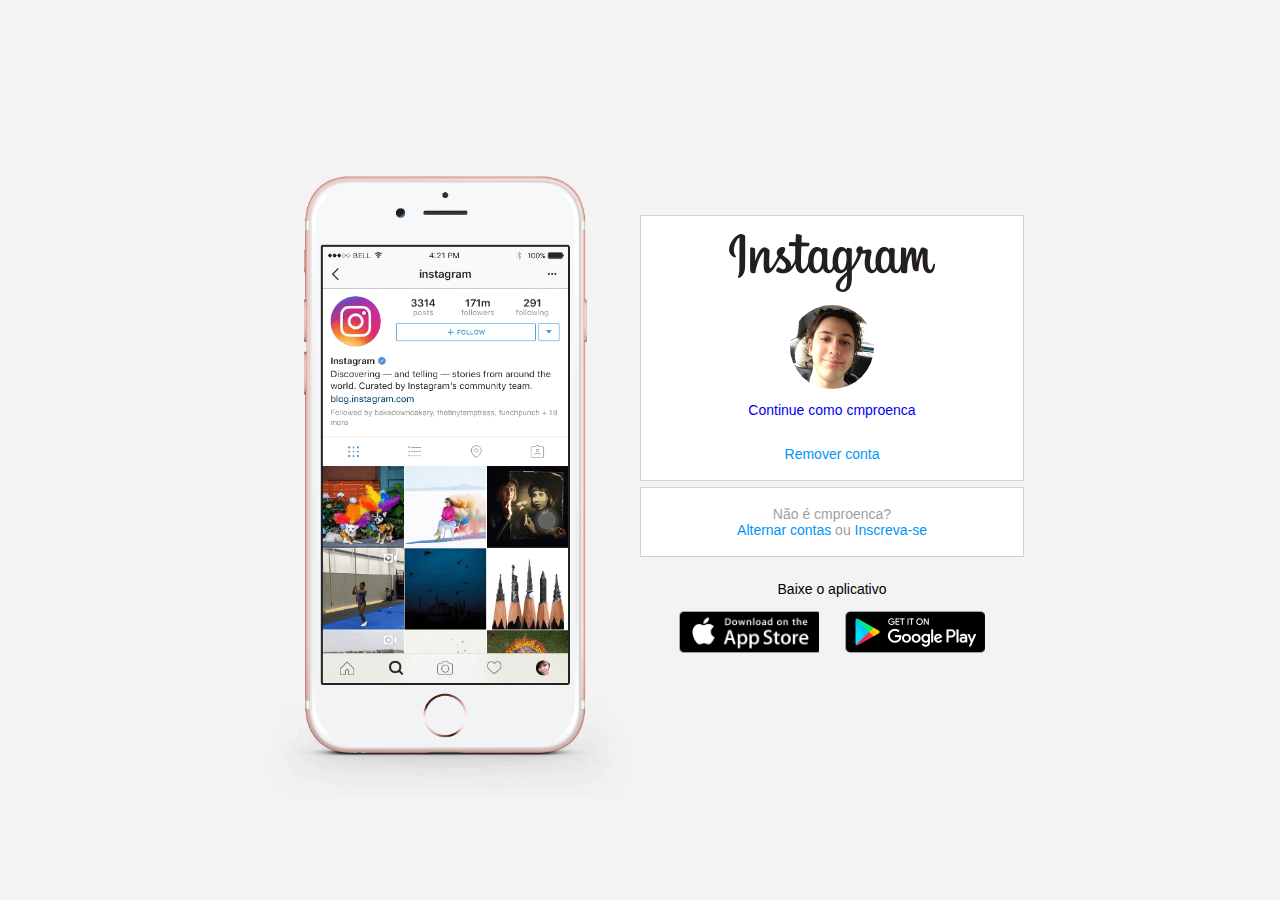
<file: Instagram/index.html>
<!DOCTYPE html>
<html lang="en">
<head>
    <meta charset="UTF-8">
    <meta name="viewport" content="width=device-width, initial-scale=1.0">
    <link rel="stylesheet" href="style.css">
    <title>Instagram</title>
    <link rel="icon" href="./img/instagram-icon.png">
</head>
<body>
    <div class="instagram-wrapper">
        <div class="instagram-phone">
            <img src="./img/instagram-celular.png" alt="Celular do Instagram">
        </div>
        <div class="instagram-continue">
            <div class="group">
                <img src="./img/instagram-logo.png" alt="Instagram Logo" class="instagram-logo">
                <div class="profile-photo">
                    <img src="./img/perfil-instagram.jpg" alt="Foto do Perfil">
                </div>

                <a href="#" class="instagram-login">Continue como cmproenca</a>
                <a href="#" class="instagram-logout">Remover conta</a>
            </div>

            <div class="group">
                <p class="not-account">Não é cmproenca?</p>
                <p class="not-account">
                    <span class="link-blue">Alternar contas</span>
                    ou
                    <span class="link-blue">Inscreva-se</span>
                </p>
            </div>

            <div class="get-the-app">
                <p class="get-app">Baixe o aplicativo</p>
                <div class="download">
                    <a href="#" class="app-download"></a>
                    <a href="#" class="app-download"></a>
                </div>
            </div>

        </div>
    </div>
</body>
</html>
</file>
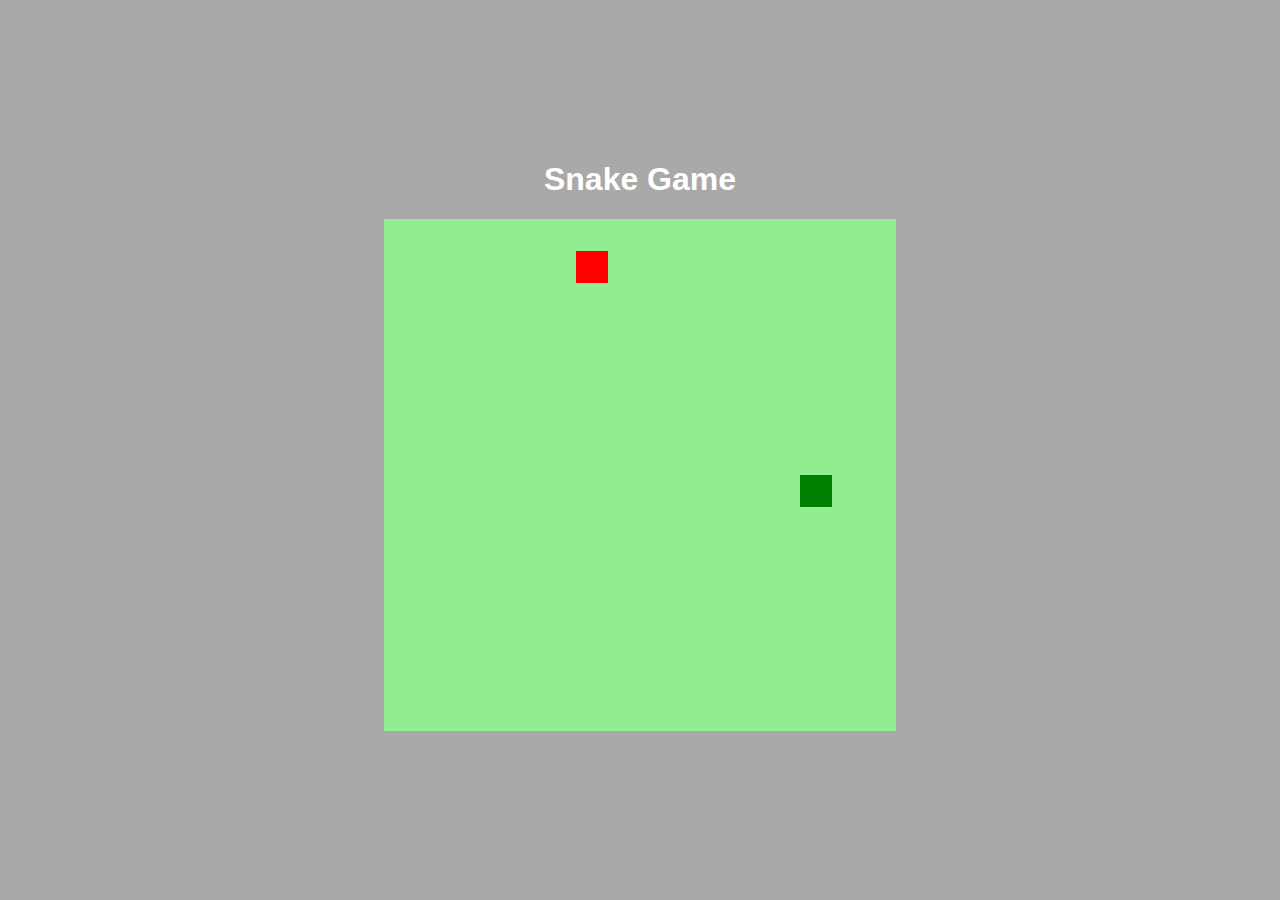
<file: Jogo da Cobrinha/index.html>
<!DOCTYPE html>
<html lang="en">
<head>
    <meta charset="UTF-8">
    <meta name="viewport" content="width=device-width, initial-scale=1.0">
    <meta http-equiv="X-UA-Compatible" content="ie=edge">
    <link rel="stylesheet" href="style.css">
    <script defer src="script.js"></script>
    <title>Snake Game</title>
</head>
<body>
    <h1>Snake Game</h1>
    <canvas id="snake" width="512" height="512"></canvas>
</body>
</html>
</file>
<file: Instagram/style.css>
*{
    padding: 0;
    margin: 0;
    box-sizing: border-box;
    text-decoration: none;
    font-family: sans-serif;
    font-size: 14px;
}

body{
    width: 100%;
    min-height: 100vh;
    background-color: rgb(243, 243, 243);
    margin: 0;
    padding: 0;
    display: flex;
    justify-content: center;
}

.instagram-wrapper{
    display: flex;
    align-items: center;
    justify-content: start;
    width: 60%;
    height: 100vh;
}

.instagram-phone{
    display: flex;
    align-items: center;
    justify-content: center;
    width: 50%;
}

.instagram-phone img{
    height: 50rem;
}

.instagram-continue{
    display: flex;
    align-items: center;
    justify-content: space-around;
    flex-direction: column;
    width: 50%;
    min-height: 34rem;
}

.group{
    display: flex;
    justify-content: space-between;
    align-items: center;
    flex-direction: column;
    background-color: #ffffff;
    width: 100%;
    padding: 1.3rem 0;
    border: 1px solid lightgrey;
}

.group:nth-child(1){
    min-height: 19rem;
}

.instgram-logo{
    height: 3rem;
}

.profile-photo{
    display: flex;
    justify-content: center;
    align-items: center;
    border-radius: 50%;
    overflow: hidden;
}

.profile-photo img{
    height: 6rem;
}

.instgram-login{
    background-color: #0095f6;
    color: #ffffff;
    padding: 8px;
    border-radius: 4px;
}

.instagram-logout{
    color: #0095f6;
    margin-top: 1rem;
}

.not-account{
    color: rgb(160,160,160);
}

.link-blue{
    color: #0095f6;
}

.get-the-app{
    display: flex;
    flex-direction: column;
    align-items: center;
    justify-content: center;
    width: 100%;
    padding: 1.3rem 0;
}

.download{
    display: flex;
    width: 100%;
    justify-content: space-evenly;
    align-items: center;
    padding: 1rem;
}

.app-download{
    height: 3rem;
    width: 10rem;
    background-size: cover;
}

.app-download:nth-child(1){
    background-image: url('./img/apple-button.png');
}

.app-download:nth-child(2){
    background-image: url('./img/googleplay-button.png');
}

/*Configurando para Tablet*/
@media(max-width: 1024px){
    .instagram-wrapper{
        width: 90%;
    }
}

/*Configurando para celular*/
@media (max-width: 650px){

    body{
        background-color: #ffffff;
    }

    .instagram-wrapper{
        width: 90%;
    }

    .instagram-phone{
        display: none;
    }

    .instagram-continue{
        width: 100%;
    }

    .group{
        border: 1px solid transparent;
    }
}
</file>
<file: Jogo da Cobrinha/style.css>
body{
    height: 95vh;
    width: 95;
    display: flex;
    justify-content: center;
    align-items: center;
    flex-direction: column;

    font-family:Arial, Helvetica, sans-serif;
    color: white;
    background-color: darkgrey;
}
</file>
